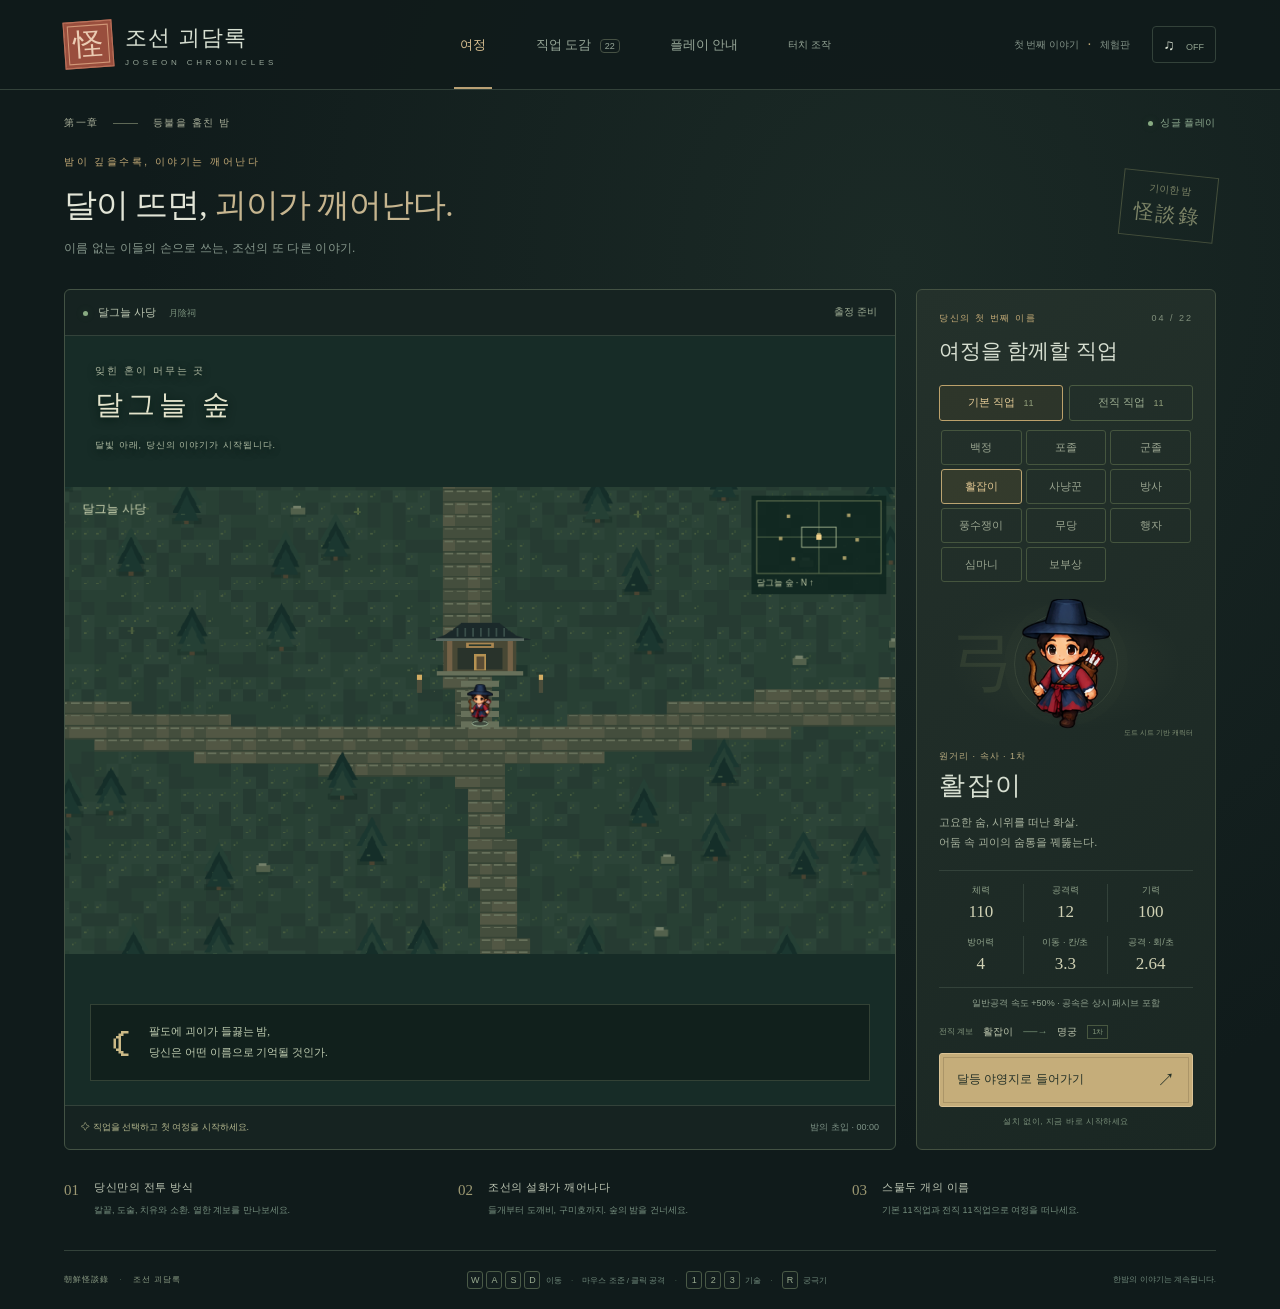
<file: index.html>
<!doctype html><html lang="ko"><head><meta charset="UTF-8"><meta name="viewport" content="width=device-width,initial-scale=1,viewport-fit=cover"><meta name="theme-color" content="#111d1d"><title>조선 괴담록 — 달이 뜨면, 괴이가 깨어난다</title>  <script type="module" crossorigin src="./assets/index-_GM-hrn_.js"></script>
  <link rel="stylesheet" crossorigin href="./assets/index-BKFUnhNz.css">
</head><body><div id="app"></div></body></html>
</file>
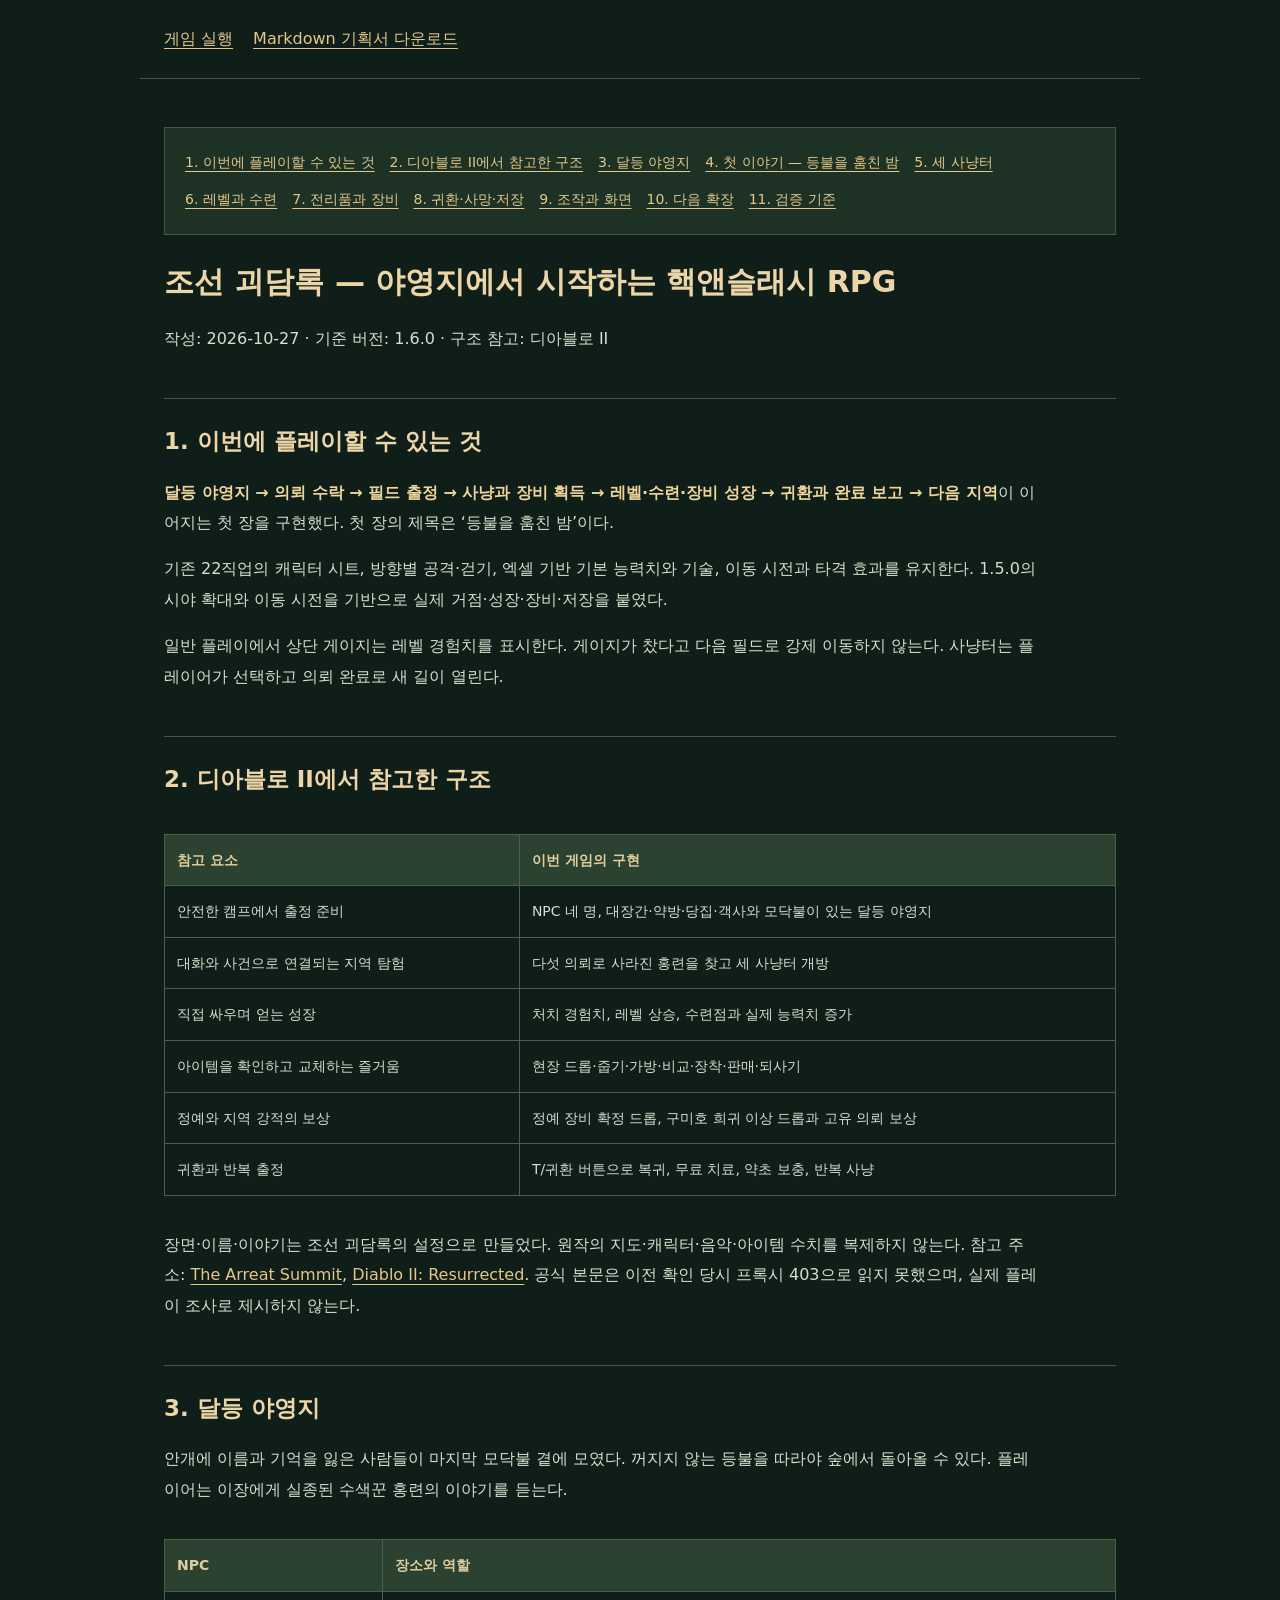
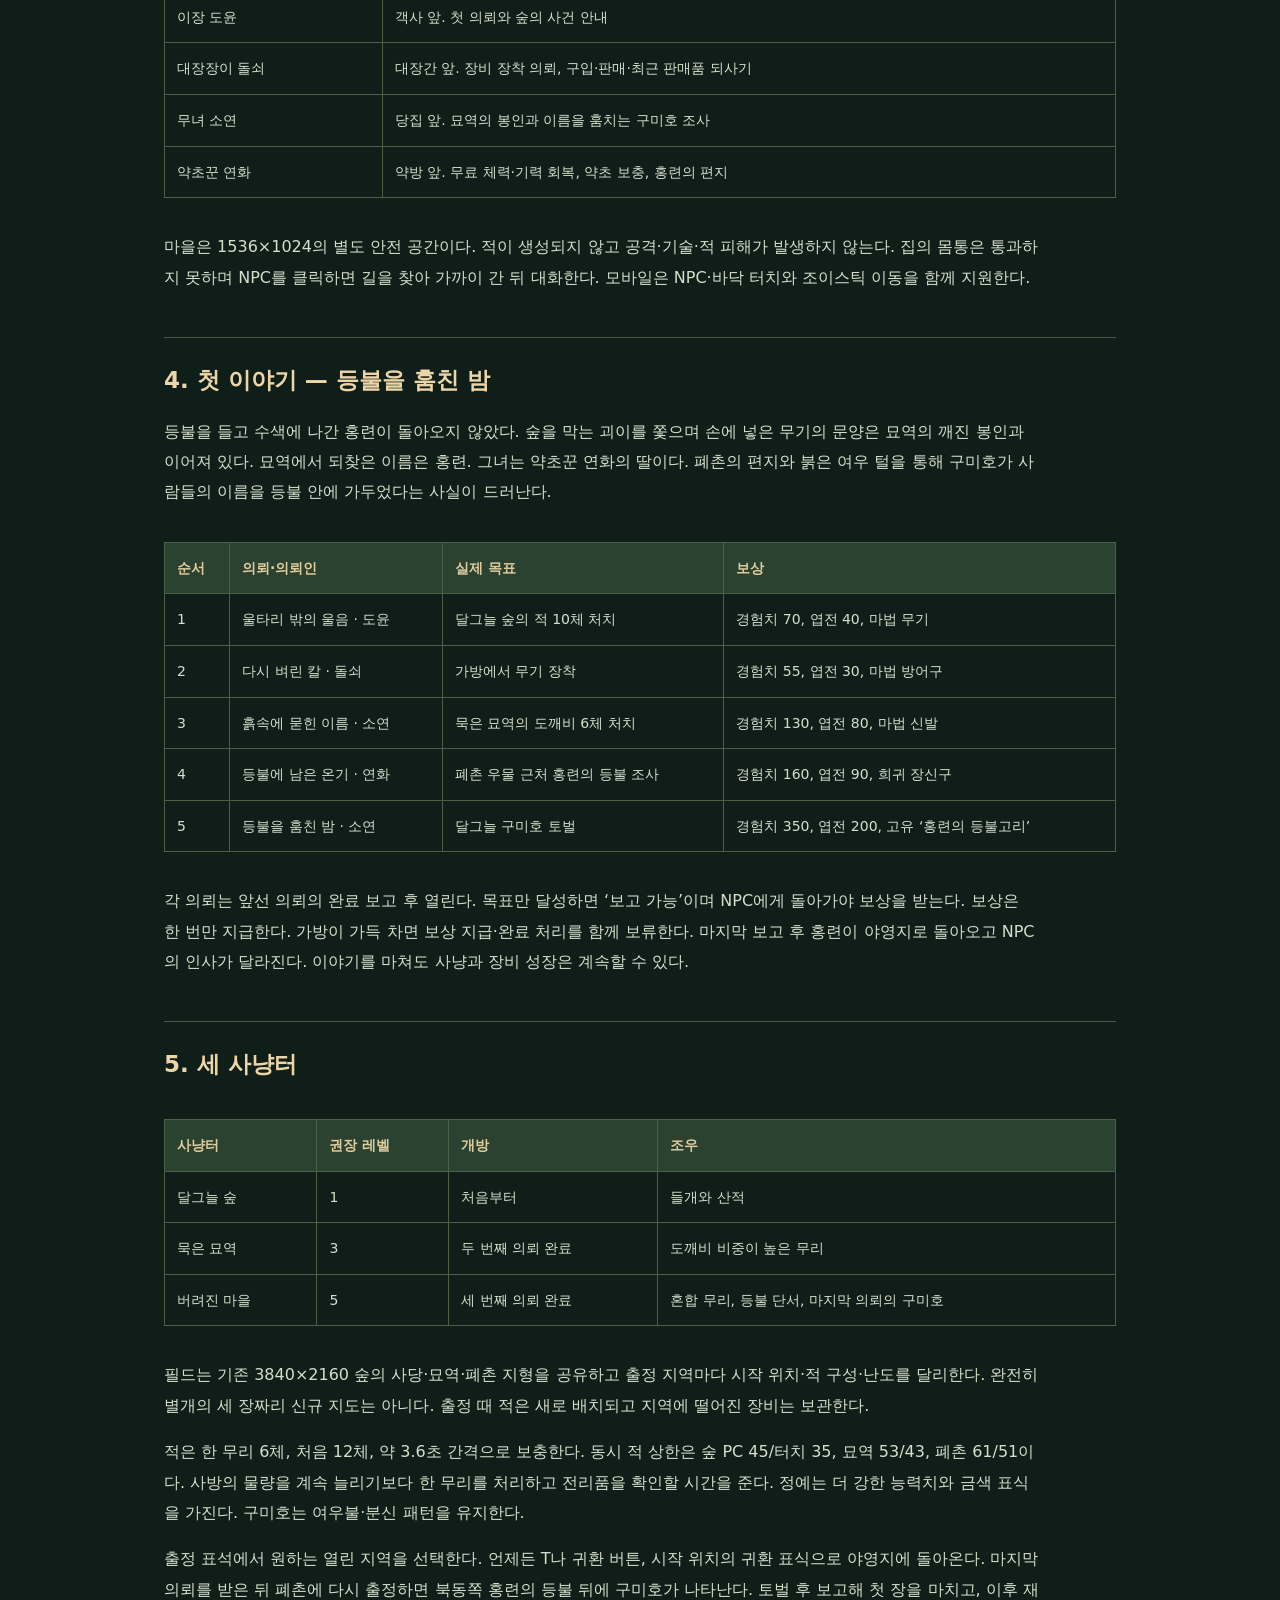
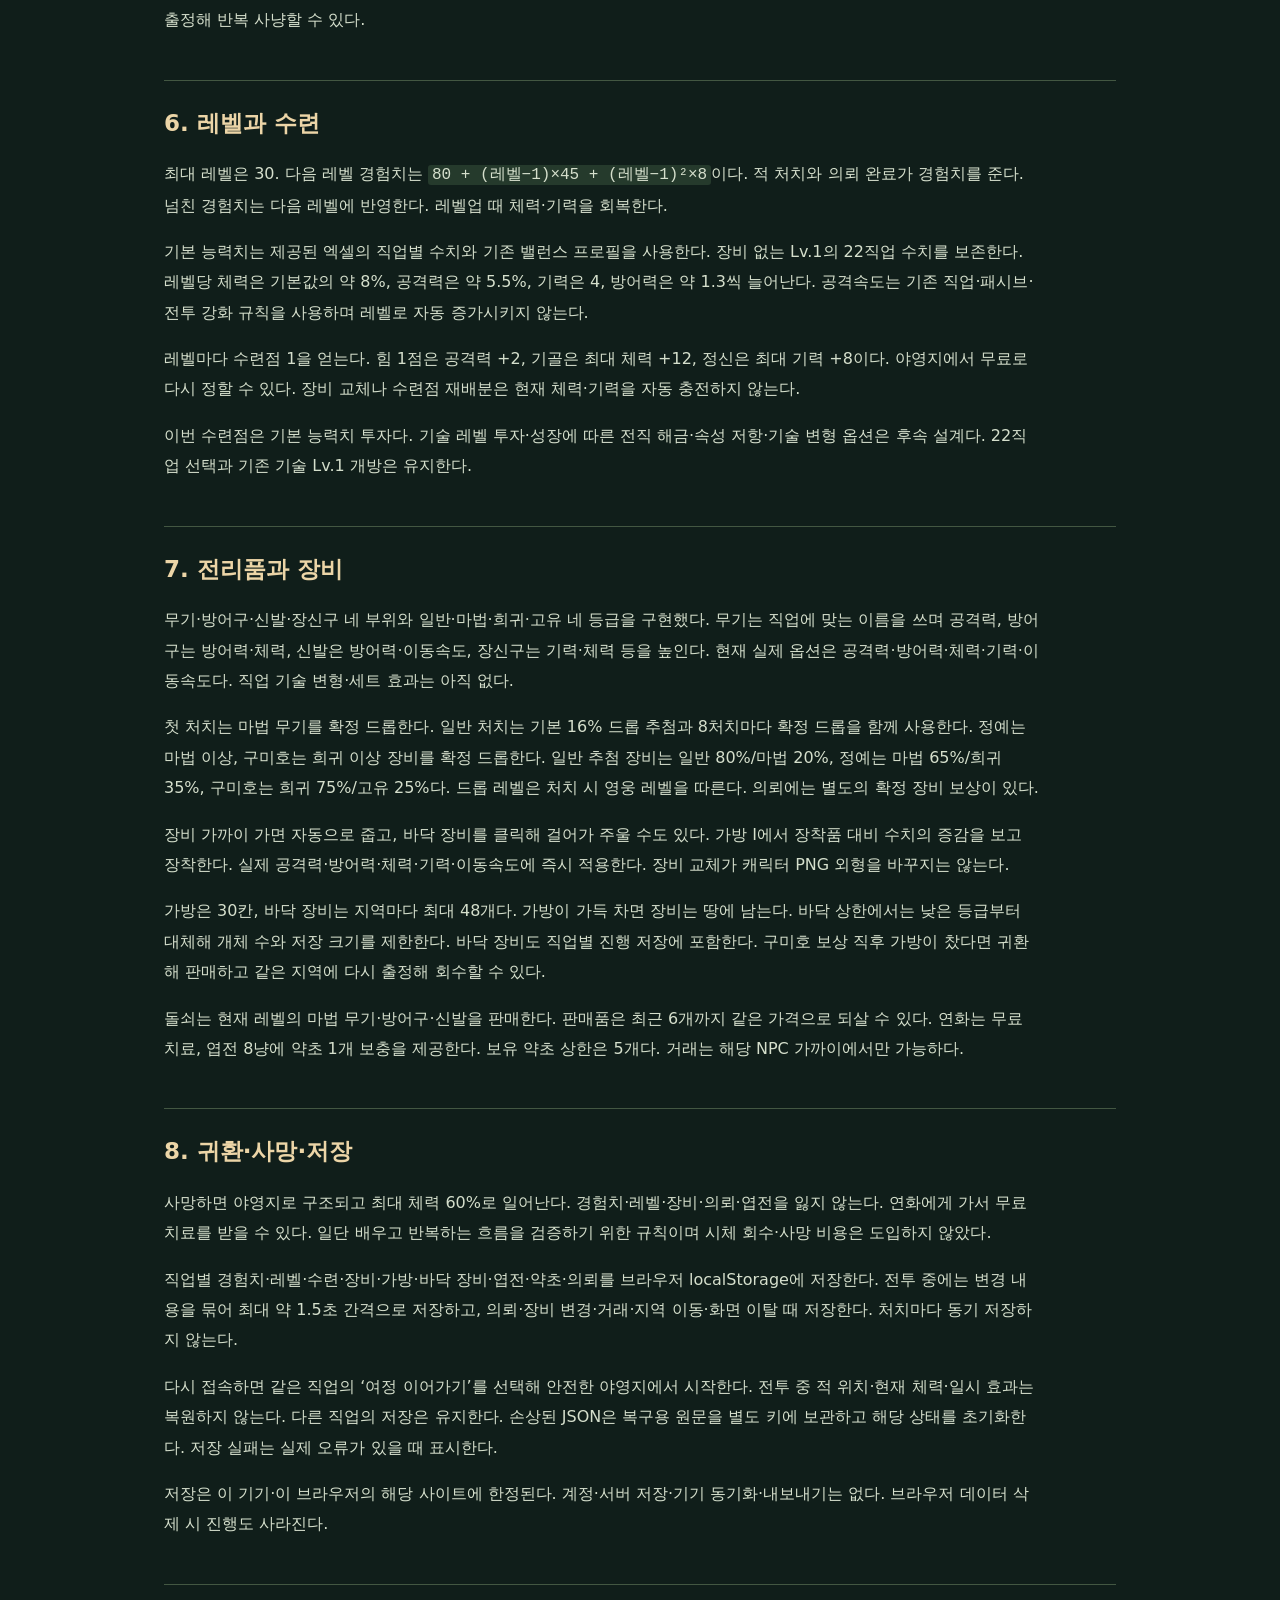
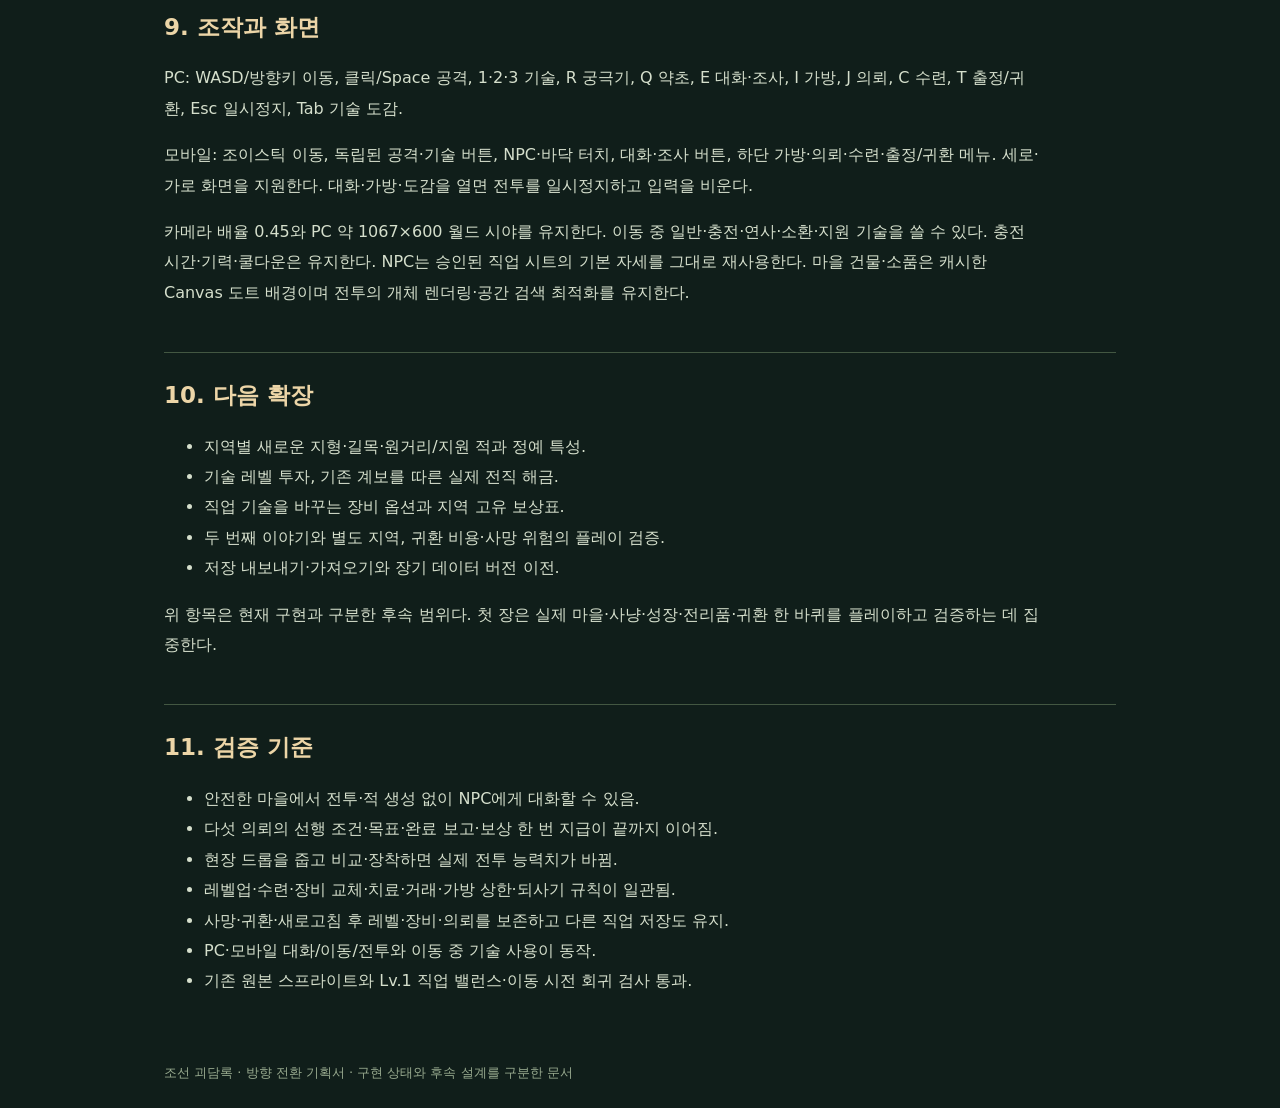
<file: design/hack-and-slash.html>
<!doctype html><html lang="ko"><meta charset="utf-8"><meta name="viewport" content="width=device-width,initial-scale=1"><title>조선 괴담록 — 핵앤슬래시 방향 기획서</title><style>
*{box-sizing:border-box}html{scroll-behavior:smooth}body{margin:0;background:#101e1a;color:#d5dfcc;font:16px/1.9 system-ui,sans-serif}header,main,footer{max-width:1000px;margin:auto;padding:24px}header{border-bottom:1px solid #435742;display:flex;gap:20px;flex-wrap:wrap}a{color:#e3c78a;text-underline-offset:4px}h1,h2,h3{line-height:1.5;color:#ecd5a7}h1{font-size:30px}h2{font-size:23px;border-top:1px solid #435742;margin-top:44px;padding-top:25px;scroll-margin-top:20px}h3{font-size:18px;margin-top:28px}p,li{max-width:86ch}strong{color:#eed59b}code{background:#253a2c;padding:1px 4px;border-radius:3px}.table{overflow:auto}table{width:100%;border-collapse:collapse;margin:18px 0;font-size:14px;min-width:560px}th,td{border:1px solid #4b6047;padding:12px;text-align:left;vertical-align:top}th{background:#2c4230;color:#dfcd9e}nav{background:#1d3225;padding:16px 20px;margin:24px 0;border:1px solid #435742}nav a{display:inline-block;margin:5px 15px 5px 0;font-size:14px}footer{color:#97a98e;font-size:13px}@media(max-width:600px){body{font-size:14px}header,main,footer{padding:18px}h1{font-size:25px}h2{font-size:20px}table{font-size:13px}}
</style><header><a href="../?v=1.6.0">게임 실행</a><a href="hack-and-slash-plan.md" download>Markdown 기획서 다운로드</a></header><main><nav aria-label="기획서 목차"><a href="#section-1">1. 이번에 플레이할 수 있는 것</a><a href="#section-2">2. 디아블로 II에서 참고한 구조</a><a href="#section-3">3. 달등 야영지</a><a href="#section-4">4. 첫 이야기 — 등불을 훔친 밤</a><a href="#section-5">5. 세 사냥터</a><a href="#section-6">6. 레벨과 수련</a><a href="#section-7">7. 전리품과 장비</a><a href="#section-8">8. 귀환·사망·저장</a><a href="#section-9">9. 조작과 화면</a><a href="#section-10">10. 다음 확장</a><a href="#section-11">11. 검증 기준</a></nav><h1 id="section-0">조선 괴담록 — 야영지에서 시작하는 핵앤슬래시 RPG</h1><p>작성: 2026-10-27 · 기준 버전: 1.6.0 · 구조 참고: 디아블로 II</p><h2 id="section-1">1. 이번에 플레이할 수 있는 것</h2><p><strong>달등 야영지 → 의뢰 수락 → 필드 출정 → 사냥과 장비 획득 → 레벨·수련·장비 성장 → 귀환과 완료 보고 → 다음 지역</strong>이 이어지는 첫 장을 구현했다. 첫 장의 제목은 ‘등불을 훔친 밤’이다.</p><p>기존 22직업의 캐릭터 시트, 방향별 공격·걷기, 엑셀 기반 기본 능력치와 기술, 이동 시전과 타격 효과를 유지한다. 1.5.0의 시야 확대와 이동 시전을 기반으로 실제 거점·성장·장비·저장을 붙였다.</p><p>일반 플레이에서 상단 게이지는 레벨 경험치를 표시한다. 게이지가 찼다고 다음 필드로 강제 이동하지 않는다. 사냥터는 플레이어가 선택하고 의뢰 완료로 새 길이 열린다.</p><h2 id="section-2">2. 디아블로 II에서 참고한 구조</h2><div class="table"><table><tr><th>참고 요소</th><th>이번 게임의 구현</th></tr><tr><td>안전한 캠프에서 출정 준비</td><td>NPC 네 명, 대장간·약방·당집·객사와 모닥불이 있는 달등 야영지</td></tr><tr><td>대화와 사건으로 연결되는 지역 탐험</td><td>다섯 의뢰로 사라진 홍련을 찾고 세 사냥터 개방</td></tr><tr><td>직접 싸우며 얻는 성장</td><td>처치 경험치, 레벨 상승, 수련점과 실제 능력치 증가</td></tr><tr><td>아이템을 확인하고 교체하는 즐거움</td><td>현장 드롭·줍기·가방·비교·장착·판매·되사기</td></tr><tr><td>정예와 지역 강적의 보상</td><td>정예 장비 확정 드롭, 구미호 희귀 이상 드롭과 고유 의뢰 보상</td></tr><tr><td>귀환과 반복 출정</td><td>T/귀환 버튼으로 복귀, 무료 치료, 약초 보충, 반복 사냥</td></tr></table></div><p>장면·이름·이야기는 조선 괴담록의 설정으로 만들었다. 원작의 지도·캐릭터·음악·아이템 수치를 복제하지 않는다. 참고 주소: <a href="https://classic.battle.net/diablo2exp/" rel="noreferrer">The Arreat Summit</a>, <a href="https://diablo2.blizzard.com/ko-kr/" rel="noreferrer">Diablo II: Resurrected</a>. 공식 본문은 이전 확인 당시 프록시 403으로 읽지 못했으며, 실제 플레이 조사로 제시하지 않는다.</p><h2 id="section-3">3. 달등 야영지</h2><p>안개에 이름과 기억을 잃은 사람들이 마지막 모닥불 곁에 모였다. 꺼지지 않는 등불을 따라야 숲에서 돌아올 수 있다. 플레이어는 이장에게 실종된 수색꾼 홍련의 이야기를 듣는다.</p><div class="table"><table><tr><th>NPC</th><th>장소와 역할</th></tr><tr><td>이장 도윤</td><td>객사 앞. 첫 의뢰와 숲의 사건 안내</td></tr><tr><td>대장장이 돌쇠</td><td>대장간 앞. 장비 장착 의뢰, 구입·판매·최근 판매품 되사기</td></tr><tr><td>무녀 소연</td><td>당집 앞. 묘역의 봉인과 이름을 훔치는 구미호 조사</td></tr><tr><td>약초꾼 연화</td><td>약방 앞. 무료 체력·기력 회복, 약초 보충, 홍련의 편지</td></tr></table></div><p>마을은 1536×1024의 별도 안전 공간이다. 적이 생성되지 않고 공격·기술·적 피해가 발생하지 않는다. 집의 몸통은 통과하지 못하며 NPC를 클릭하면 길을 찾아 가까이 간 뒤 대화한다. 모바일은 NPC·바닥 터치와 조이스틱 이동을 함께 지원한다.</p><h2 id="section-4">4. 첫 이야기 — 등불을 훔친 밤</h2><p>등불을 들고 수색에 나간 홍련이 돌아오지 않았다. 숲을 막는 괴이를 쫓으며 손에 넣은 무기의 문양은 묘역의 깨진 봉인과 이어져 있다. 묘역에서 되찾은 이름은 홍련. 그녀는 약초꾼 연화의 딸이다. 폐촌의 편지와 붉은 여우 털을 통해 구미호가 사람들의 이름을 등불 안에 가두었다는 사실이 드러난다.</p><div class="table"><table><tr><th>순서</th><th>의뢰·의뢰인</th><th>실제 목표</th><th>보상</th></tr><tr><td>1</td><td>울타리 밖의 울음 · 도윤</td><td>달그늘 숲의 적 10체 처치</td><td>경험치 70, 엽전 40, 마법 무기</td></tr><tr><td>2</td><td>다시 벼린 칼 · 돌쇠</td><td>가방에서 무기 장착</td><td>경험치 55, 엽전 30, 마법 방어구</td></tr><tr><td>3</td><td>흙속에 묻힌 이름 · 소연</td><td>묵은 묘역의 도깨비 6체 처치</td><td>경험치 130, 엽전 80, 마법 신발</td></tr><tr><td>4</td><td>등불에 남은 온기 · 연화</td><td>폐촌 우물 근처 홍련의 등불 조사</td><td>경험치 160, 엽전 90, 희귀 장신구</td></tr><tr><td>5</td><td>등불을 훔친 밤 · 소연</td><td>달그늘 구미호 토벌</td><td>경험치 350, 엽전 200, 고유 ‘홍련의 등불고리’</td></tr></table></div><p>각 의뢰는 앞선 의뢰의 완료 보고 후 열린다. 목표만 달성하면 ‘보고 가능’이며 NPC에게 돌아가야 보상을 받는다. 보상은 한 번만 지급한다. 가방이 가득 차면 보상 지급·완료 처리를 함께 보류한다. 마지막 보고 후 홍련이 야영지로 돌아오고 NPC의 인사가 달라진다. 이야기를 마쳐도 사냥과 장비 성장은 계속할 수 있다.</p><h2 id="section-5">5. 세 사냥터</h2><div class="table"><table><tr><th>사냥터</th><th>권장 레벨</th><th>개방</th><th>조우</th></tr><tr><td>달그늘 숲</td><td>1</td><td>처음부터</td><td>들개와 산적</td></tr><tr><td>묵은 묘역</td><td>3</td><td>두 번째 의뢰 완료</td><td>도깨비 비중이 높은 무리</td></tr><tr><td>버려진 마을</td><td>5</td><td>세 번째 의뢰 완료</td><td>혼합 무리, 등불 단서, 마지막 의뢰의 구미호</td></tr></table></div><p>필드는 기존 3840×2160 숲의 사당·묘역·폐촌 지형을 공유하고 출정 지역마다 시작 위치·적 구성·난도를 달리한다. 완전히 별개의 세 장짜리 신규 지도는 아니다. 출정 때 적은 새로 배치되고 지역에 떨어진 장비는 보관한다.</p><p>적은 한 무리 6체, 처음 12체, 약 3.6초 간격으로 보충한다. 동시 적 상한은 숲 PC 45/터치 35, 묘역 53/43, 폐촌 61/51이다. 사방의 물량을 계속 늘리기보다 한 무리를 처리하고 전리품을 확인할 시간을 준다. 정예는 더 강한 능력치와 금색 표식을 가진다. 구미호는 여우불·분신 패턴을 유지한다.</p><p>출정 표석에서 원하는 열린 지역을 선택한다. 언제든 T나 귀환 버튼, 시작 위치의 귀환 표식으로 야영지에 돌아온다. 마지막 의뢰를 받은 뒤 폐촌에 다시 출정하면 북동쪽 홍련의 등불 뒤에 구미호가 나타난다. 토벌 후 보고해 첫 장을 마치고, 이후 재출정해 반복 사냥할 수 있다.</p><h2 id="section-6">6. 레벨과 수련</h2><p>최대 레벨은 30. 다음 레벨 경험치는 <code>80 + (레벨−1)×45 + (레벨−1)²×8</code>이다. 적 처치와 의뢰 완료가 경험치를 준다. 넘친 경험치는 다음 레벨에 반영한다. 레벨업 때 체력·기력을 회복한다.</p><p>기본 능력치는 제공된 엑셀의 직업별 수치와 기존 밸런스 프로필을 사용한다. 장비 없는 Lv.1의 22직업 수치를 보존한다. 레벨당 체력은 기본값의 약 8%, 공격력은 약 5.5%, 기력은 4, 방어력은 약 1.3씩 늘어난다. 공격속도는 기존 직업·패시브·전투 강화 규칙을 사용하며 레벨로 자동 증가시키지 않는다.</p><p>레벨마다 수련점 1을 얻는다. 힘 1점은 공격력 +2, 기골은 최대 체력 +12, 정신은 최대 기력 +8이다. 야영지에서 무료로 다시 정할 수 있다. 장비 교체나 수련점 재배분은 현재 체력·기력을 자동 충전하지 않는다.</p><p>이번 수련점은 기본 능력치 투자다. 기술 레벨 투자·성장에 따른 전직 해금·속성 저항·기술 변형 옵션은 후속 설계다. 22직업 선택과 기존 기술 Lv.1 개방은 유지한다.</p><h2 id="section-7">7. 전리품과 장비</h2><p>무기·방어구·신발·장신구 네 부위와 일반·마법·희귀·고유 네 등급을 구현했다. 무기는 직업에 맞는 이름을 쓰며 공격력, 방어구는 방어력·체력, 신발은 방어력·이동속도, 장신구는 기력·체력 등을 높인다. 현재 실제 옵션은 공격력·방어력·체력·기력·이동속도다. 직업 기술 변형·세트 효과는 아직 없다.</p><p>첫 처치는 마법 무기를 확정 드롭한다. 일반 처치는 기본 16% 드롭 추첨과 8처치마다 확정 드롭을 함께 사용한다. 정예는 마법 이상, 구미호는 희귀 이상 장비를 확정 드롭한다. 일반 추첨 장비는 일반 80%/마법 20%, 정예는 마법 65%/희귀 35%, 구미호는 희귀 75%/고유 25%다. 드롭 레벨은 처치 시 영웅 레벨을 따른다. 의뢰에는 별도의 확정 장비 보상이 있다.</p><p>장비 가까이 가면 자동으로 줍고, 바닥 장비를 클릭해 걸어가 주울 수도 있다. 가방 I에서 장착품 대비 수치의 증감을 보고 장착한다. 실제 공격력·방어력·체력·기력·이동속도에 즉시 적용한다. 장비 교체가 캐릭터 PNG 외형을 바꾸지는 않는다.</p><p>가방은 30칸, 바닥 장비는 지역마다 최대 48개다. 가방이 가득 차면 장비는 땅에 남는다. 바닥 상한에서는 낮은 등급부터 대체해 개체 수와 저장 크기를 제한한다. 바닥 장비도 직업별 진행 저장에 포함한다. 구미호 보상 직후 가방이 찼다면 귀환해 판매하고 같은 지역에 다시 출정해 회수할 수 있다.</p><p>돌쇠는 현재 레벨의 마법 무기·방어구·신발을 판매한다. 판매품은 최근 6개까지 같은 가격으로 되살 수 있다. 연화는 무료 치료, 엽전 8냥에 약초 1개 보충을 제공한다. 보유 약초 상한은 5개다. 거래는 해당 NPC 가까이에서만 가능하다.</p><h2 id="section-8">8. 귀환·사망·저장</h2><p>사망하면 야영지로 구조되고 최대 체력 60%로 일어난다. 경험치·레벨·장비·의뢰·엽전을 잃지 않는다. 연화에게 가서 무료 치료를 받을 수 있다. 일단 배우고 반복하는 흐름을 검증하기 위한 규칙이며 시체 회수·사망 비용은 도입하지 않았다.</p><p>직업별 경험치·레벨·수련·장비·가방·바닥 장비·엽전·약초·의뢰를 브라우저 localStorage에 저장한다. 전투 중에는 변경 내용을 묶어 최대 약 1.5초 간격으로 저장하고, 의뢰·장비 변경·거래·지역 이동·화면 이탈 때 저장한다. 처치마다 동기 저장하지 않는다.</p><p>다시 접속하면 같은 직업의 ‘여정 이어가기’를 선택해 안전한 야영지에서 시작한다. 전투 중 적 위치·현재 체력·일시 효과는 복원하지 않는다. 다른 직업의 저장은 유지한다. 손상된 JSON은 복구용 원문을 별도 키에 보관하고 해당 상태를 초기화한다. 저장 실패는 실제 오류가 있을 때 표시한다.</p><p>저장은 이 기기·이 브라우저의 해당 사이트에 한정된다. 계정·서버 저장·기기 동기화·내보내기는 없다. 브라우저 데이터 삭제 시 진행도 사라진다.</p><h2 id="section-9">9. 조작과 화면</h2><p>PC: WASD/방향키 이동, 클릭/Space 공격, 1·2·3 기술, R 궁극기, Q 약초, E 대화·조사, I 가방, J 의뢰, C 수련, T 출정/귀환, Esc 일시정지, Tab 기술 도감.</p><p>모바일: 조이스틱 이동, 독립된 공격·기술 버튼, NPC·바닥 터치, 대화·조사 버튼, 하단 가방·의뢰·수련·출정/귀환 메뉴. 세로·가로 화면을 지원한다. 대화·가방·도감을 열면 전투를 일시정지하고 입력을 비운다.</p><p>카메라 배율 0.45와 PC 약 1067×600 월드 시야를 유지한다. 이동 중 일반·충전·연사·소환·지원 기술을 쓸 수 있다. 충전 시간·기력·쿨다운은 유지한다. NPC는 승인된 직업 시트의 기본 자세를 그대로 재사용한다. 마을 건물·소품은 캐시한 Canvas 도트 배경이며 전투의 개체 렌더링·공간 검색 최적화를 유지한다.</p><h2 id="section-10">10. 다음 확장</h2><ul><li>지역별 새로운 지형·길목·원거리/지원 적과 정예 특성.</li><li>기술 레벨 투자, 기존 계보를 따른 실제 전직 해금.</li><li>직업 기술을 바꾸는 장비 옵션과 지역 고유 보상표.</li><li>두 번째 이야기와 별도 지역, 귀환 비용·사망 위험의 플레이 검증.</li><li>저장 내보내기·가져오기와 장기 데이터 버전 이전.</li></ul><p>위 항목은 현재 구현과 구분한 후속 범위다. 첫 장은 실제 마을·사냥·성장·전리품·귀환 한 바퀴를 플레이하고 검증하는 데 집중한다.</p><h2 id="section-11">11. 검증 기준</h2><ul><li>안전한 마을에서 전투·적 생성 없이 NPC에게 대화할 수 있음.</li><li>다섯 의뢰의 선행 조건·목표·완료 보고·보상 한 번 지급이 끝까지 이어짐.</li><li>현장 드롭을 줍고 비교·장착하면 실제 전투 능력치가 바뀜.</li><li>레벨업·수련·장비 교체·치료·거래·가방 상한·되사기 규칙이 일관됨.</li><li>사망·귀환·새로고침 후 레벨·장비·의뢰를 보존하고 다른 직업 저장도 유지.</li><li>PC·모바일 대화/이동/전투와 이동 중 기술 사용이 동작.</li><li>기존 원본 스프라이트와 Lv.1 직업 밸런스·이동 시전 회귀 검사 통과.</li></ul></main><footer>조선 괴담록 · 방향 전환 기획서 · 구현 상태와 후속 설계를 구분한 문서</footer></html>
</file>
<file: assets/index-BKFUnhNz.css>
#adventure-toolbar{padding:12px 16px;background:#14221e;border-top:1px solid #344638;display:flex;align-items:center;justify-content:space-between;gap:10px}.rpg-tools{display:flex;gap:7px}.rpg-tools button,.rpg-button{background:#25382c;border:1px solid #52664a;border-radius:4px;color:#e2d7b7;padding:10px 14px;font:inherit;cursor:pointer}.rpg-tools button:hover,.rpg-button:hover{background:#354a35;border-color:#bdad75}.rpg-tools kbd{font-size:10px;opacity:.5;margin-left:5px}.rpg-tools b{color:#f2cb71;margin-left:5px}#rpg-save{font-size:10px;color:#9baa8c}#rpg-interact{position:absolute;left:50%;bottom:20px;transform:translate(-50%);padding:12px 20px;border:1px solid #a6955d;border-radius:4px;background:#17291eee;color:#ecdcad;z-index:5;font:inherit;white-space:nowrap;cursor:pointer}#rpg-interact[hidden]{display:none}#adventure-dialog{width:min(820px,calc(100vw - 32px));max-height:88dvh;overflow-y:auto;background:#15251e;color:#d8dec9;border:1px solid #736946;border-radius:8px;padding:28px}#adventure-dialog::backdrop{background:#050c0ac4;-webkit-backdrop-filter:blur(3px);backdrop-filter:blur(3px)}#rpg-content{font-size:14px;line-height:1.8}#rpg-content h3{color:#e1ce99;font-size:18px;margin:3px 0 10px}.npc-speech{border-left:2px solid #b89d61;padding:16px 20px;background:#203226;color:#ebdfbd;line-height:1.9}.rpg-story{color:#a8b89d;line-height:1.9;padding:6px 0 16px}.quest-card,.region-card,.training-grid article{padding:19px;margin:14px 0;border:1px solid #40543c;background:#1a2d22;border-radius:5px}.quest-card small,.region-card small{font-size:11px;color:#a6b18d}.quest-card p{margin:10px 0;white-space:pre-line}.quest-card.ready{border-color:#b2995d}.quest-card.claimed{opacity:.65}.quest-card.locked{opacity:.5}.quest-goal{color:#cdb87a}.quest-reward{font-size:12px;color:#94b797;padding-bottom:12px}.service-row{display:flex;flex-wrap:wrap;gap:9px;margin:20px 0 6px}.rpg-note{color:#9bad95;font-size:12px}.rpg-button{font-size:13px;margin:4px 3px 4px 0;min-height:42px}.rpg-button:disabled{opacity:.38;cursor:default}.rpg-section-title{margin:24px 0 12px!important;font-size:15px!important}.hero-stats{display:grid;grid-template-columns:repeat(4,1fr);gap:8px;background:#101f18;padding:14px;border:1px solid #344d36;border-radius:4px}.hero-stats span{font-size:12px;color:#b0bc9f}.hero-stats b{display:block;color:#efdb9d;font-size:21px}.equipment-grid{display:grid;grid-template-columns:1fr 1fr;gap:10px}.item-card{border:1px solid #3c5039;border-left:3px solid var(--item-color);border-radius:4px;margin:9px 0;padding:13px;display:flex;align-items:center;gap:12px;background:#1b2d22;min-width:0}.item-symbol{font-size:25px;color:var(--item-color);background:#101e16;padding:6px 10px;border-radius:5px}.item-card>div:nth-child(2){flex:1;min-width:0}.item-card h4{color:var(--item-color);font-size:15px;margin:1px 0 5px;overflow-wrap:anywhere}.item-card p{margin:3px 0;font-size:12px;color:#c6d0b4}.item-card small{font-size:10px;color:#90a186}.item-actions{flex-shrink:0}.item-difference .positive{color:#a2d59c}.item-difference .negative{color:#e09381}.equipment-grid .item-card{flex-wrap:wrap;margin:0}.equipment-grid .item-symbol{display:none}.empty-slot{border:1px dashed #40533b;padding:20px;color:#b3be9c;display:flex;justify-content:space-between;gap:10px}.empty-slot small{font-size:11px;color:#7f937b}.rpg-empty{border:1px dashed #3e523c;padding:30px;text-align:center;color:#8f9e84}.region-grid{display:grid;grid-template-columns:repeat(3,1fr);gap:12px}.region-card{margin:0;display:flex;flex-direction:column}.region-card p{flex:1}.region-card.locked{opacity:.55}.training-grid{display:grid;grid-template-columns:repeat(3,1fr);gap:12px}.training-grid h3 b{float:right}.training-grid article{padding:16px}.clue-letter{padding:28px;background:#d0bf91;color:#443b2a;border:1px solid #b79f68;line-height:2}.chapter-ending{padding:24px;text-align:center;color:#edcc80;background:#2a3420}#adventure-toolbar.hidden{display:none}.rpg-tools button{white-space:nowrap}@media(max-width:750px){#adventure-toolbar{padding:9px;flex-wrap:wrap;justify-content:center;gap:4px}.rpg-tools{width:100%;gap:5px}.rpg-tools button{flex:1;padding:10px 5px;font-size:12px;min-height:44px}.rpg-tools kbd{display:none}#rpg-save{font-size:9px}#adventure-dialog{padding:18px 15px;width:calc(100vw - 18px);max-height:90dvh}.region-grid,.training-grid{grid-template-columns:1fr}.item-card{padding:10px;gap:8px;flex-wrap:wrap}.item-symbol{font-size:18px;padding:3px 7px}.item-actions{width:100%;text-align:right}.equipment-grid{gap:7px}.equipment-grid .item-card>div:nth-child(2){flex-basis:100%}.hero-stats{padding:10px;gap:5px}.hero-stats span{font-size:10px}.hero-stats b{font-size:19px}#rpg-interact{font-size:12px;padding:10px 14px;bottom:10px}.empty-slot{padding:15px 10px;flex-direction:column}.touch-mode.in-session #adventure-toolbar{padding:6px 9px}.touch-mode.in-session #rpg-save{display:none}.touch-mode.in-session .rpg-tools button{min-height:38px;padding:8px 3px;font-size:11px}}.touch-mode.in-town #touch-attack,.touch-mode.in-town #touch-skills button{opacity:.42}:root{font-family:Noto Sans KR,sans-serif;color:#d7dfd1;background:#101b1b;font-synthesis:none;font-weight:400;--muted:#84958a;--gold:#c7ad78;--line:#33423a;--serif:"Noto Serif KR",Georgia,serif}*{box-sizing:border-box}body{margin:0;background:radial-gradient(ellipse at 70% 20%,#1b2a26 0,transparent 60%),#101b1b}button,a{-webkit-tap-highlight-color:transparent}button{font:inherit;color:inherit;cursor:pointer}button:focus-visible,a:focus-visible,canvas:focus-visible{outline:2px solid #d4bd8d;outline-offset:4px}button{border:0;background:transparent}button:hover{filter:brightness(1.14)}button:disabled{cursor:not-allowed}a{text-decoration:none;color:inherit}.topbar{height:90px;padding:0 5%;border-bottom:1px solid var(--line);display:flex;align-items:center;justify-content:space-between;background:#101a1adb}.brand{display:flex;align-items:center;gap:12px;font-family:var(--serif);font-size:22px;font-weight:700;letter-spacing:1px}.seal{background:#994e3d;border:1px solid #bb725b;box-shadow:inset 0 0 0 3px #994e3d,inset 0 0 0 4px #d29878;color:#ebcbb2;padding:2px 8px;font-size:30px;transform:rotate(-4deg)}.brand small{display:block;font:8px sans-serif;letter-spacing:3.8px;margin-top:5px;color:#96a597}.topbar nav{display:flex;gap:38px;height:100%;align-items:center}.nav{height:100%;font-size:13px;color:#97a798;position:relative}.nav.active{color:#d8bf90}.nav.active:after{content:"";height:2px;background:#b9a175;position:absolute;bottom:0;left:0;right:0}.nav span{font-size:9px;border:1px solid #465144;border-radius:4px;padding:1px 4px;margin-left:5px}.header-right{display:flex;align-items:center;gap:22px}.version{font-size:10px;color:#85958a}.version b{margin:0 6px;color:#baa473}.icon-button{border:1px solid var(--line);border-radius:4px;padding:9px 11px;font-size:15px}.icon-button span{font-size:9px;margin-left:7px;color:#91a28f}main{max-width:1440px;padding:26px 5% 0;margin:auto}.chapter-line{display:flex;justify-content:space-between;align-items:center;color:#aab09a;font-size:10px;letter-spacing:1.6px}.chapter-line i{display:inline-block;width:25px;height:1px;background:#5e6856;vertical-align:middle;margin:0 10px}.status-dot{letter-spacing:.5px;font-size:10px;color:#8eaa90}.status-dot:before,.live-dot{content:"";display:inline-block;background:#88ab82;width:5px;height:5px;border-radius:50%;margin-right:7px;box-shadow:0 0 8px #77b97730}.heading{display:flex;align-items:center;justify-content:space-between;padding:25px 0 32px}.eyebrow{font-size:10px;letter-spacing:2.5px;color:var(--gold);font-weight:500;margin:0 0 10px}h1{font:500 clamp(24px,2.6vw,37px)/1.55 var(--serif);letter-spacing:-1px;margin:0 0 9px;color:#e2e5d7}h1 em{font-style:normal;color:#c6b58f}.heading p:not(.eyebrow){font-size:12px;color:var(--muted);margin:0;letter-spacing:.2px}.heading-stamp{font-family:var(--serif);border:1px solid #596247;color:#a6ab83;text-align:center;padding:8px 12px;transform:rotate(6deg);font-size:10px;line-height:1.6;opacity:.7}.heading-stamp b{font-size:20px;letter-spacing:3px}.game-layout{display:grid;grid-template-columns:minmax(0,1fr) 300px;gap:20px;align-items:stretch}.stage-wrap{border:1px solid #435244;background:#162321;border-radius:6px;overflow:hidden;display:flex;flex-direction:column}.stage-top{padding:15px 18px;border-bottom:1px solid var(--line);display:flex;justify-content:space-between;font-size:11px;color:#bec8b3}.stage-top small{margin-left:10px;font-size:9px;color:#788f7b}.stage-top>span:last-child{font-size:10px;color:#9eac94}.canvas-wrap{position:relative;flex:1;background:#172c27;display:flex;align-items:center;overflow:hidden;min-height:360px}canvas{display:block;width:100%;image-rendering:auto;aspect-ratio:16/9;cursor:crosshair;touch-action:none}.map-label{position:absolute;left:30px;top:28px;pointer-events:none;text-shadow:0 2px 8px #001710}.map-label span{display:block;color:#aeb8a0;font-size:10px;letter-spacing:2px}.map-label b{display:block;font:500 28px var(--serif);margin:8px 0 10px;color:#e3e3cb;letter-spacing:4px}.map-label i{font-style:normal;font-size:9px;color:#b0bda4;letter-spacing:1px}.intro-banner{position:absolute;bottom:24px;left:25px;right:25px;padding:15px 20px;background:#111e1bce;border:1px solid #68765b66;display:flex;align-items:center;gap:18px;pointer-events:none}.intro-banner p{font:11px/1.9 var(--serif);color:#bfccb1;margin:0}.moon-symbol{font-size:40px;color:#cbb986}.stage-bottom{padding:15px 16px;display:flex;align-items:center;justify-content:space-between;font-size:9px;color:#95a58c;border-top:1px solid var(--line);gap:8px}.stage-bottom>span:first-child{color:#b6b98f}.stage-bottom>span:last-child{white-space:nowrap;color:#7e9387}.selection,.run-panel{background:linear-gradient(145deg,#24312b,#1a2723);border:1px solid #445141;border-radius:6px;padding:22px}.panel-heading{display:flex;align-items:center;justify-content:space-between}.panel-heading .eyebrow{font-size:9px;letter-spacing:1.6px}.panel-heading>span:last-child{font-size:9px;color:#82917d;letter-spacing:2px;margin-bottom:10px}h2{font:500 21px var(--serif);margin:2px 0 20px}.job-tabs{display:flex;border-bottom:1px solid #4b5544;gap:2px}.job-tab{flex:1;font-size:12px;color:#99a48f;padding:10px 0;position:relative}.job-tab.selected{color:#dfc591;background:#bdaa6f0c}.job-tab.selected:after{content:"";position:absolute;bottom:-1px;left:0;right:0;height:2px;background:#bda16d}.portrait{height:142px;position:relative;display:flex;align-items:center;justify-content:center;background:radial-gradient(ellipse,#74815b20,transparent 65%);margin:7px 0 10px}.portrait img{height:135px;width:135px;object-fit:contain;image-rendering:pixelated;z-index:1;filter:drop-shadow(0 8px 6px #07151060)}.portrait-ring{position:absolute;width:104px;height:104px;border:1px solid #7482603a;border-radius:50%;box-shadow:0 0 0 10px #8d8b5f05}.portrait-char{position:absolute;left:13px;top:25px;font:65px var(--serif);color:#60704b3a}.portrait-caption{position:absolute;bottom:-3px;right:0;font-size:7px;color:#819075}.tag{font-size:9px;letter-spacing:1px;color:#b9ac80}.job-info h3{font:600 26px var(--serif);margin:5px 0 9px;letter-spacing:2px}.job-info p{white-space:pre-line;font-size:11px;line-height:1.9;color:#a5b09c;margin:0}.stats{display:flex;justify-content:space-between;border-top:1px solid var(--line);border-bottom:1px solid var(--line);padding:13px 0;margin-top:17px}.stats>div{display:flex;flex-direction:column;gap:5px;text-align:center;flex:1;border-right:1px solid var(--line)}.stats>div:last-child{border:0}.stats span{font-size:9px;color:#8fa28a}.stats b{font:500 17px var(--serif);color:#d1d2b5}.lineage{display:flex;gap:10px;align-items:center;padding:14px 0;font-size:10px}.lineage>span{color:#84977e;font-size:8px}.lineage b{font-weight:400;color:#bcc5ad}.lineage i{font-style:normal;color:#778e75}.lineage small{font-size:7px;border:1px solid #485740;color:#819579;padding:1px 4px}.primary{width:100%;background:#c5ad7a;color:#233027;border:1px solid #dbc396;padding:14px 17px;border-radius:3px;font-weight:700;font-size:12px;display:flex;justify-content:space-between;align-items:center;box-shadow:inset 0 0 0 3px #c5ad7a,inset 0 0 0 4px #ab9568}.primary:hover{background:#d6bd89}.primary span{font-size:18px}.panel-foot{text-align:center;font-size:8px;color:#7c927c;margin:9px 0 0;letter-spacing:.6px}.bottom-info{display:grid;grid-template-columns:repeat(3,1fr);gap:30px;margin:30px 0 32px}.bottom-info>div{display:flex;align-items:flex-start;gap:15px}.info-number{color:#9c9872;font:15px var(--serif);padding-top:2px}.bottom-info h3{font-size:11px;font-weight:500;letter-spacing:.5px;margin:0 0 7px;color:#bcc5b3}.bottom-info p{font-size:9px;color:#758e7e;line-height:1.8;margin:0}footer{display:flex;justify-content:space-between;align-items:center;border-top:1px solid var(--line);padding:20px 0;font-size:8px;color:#6f887a;gap:14px}footer>span:first-child{letter-spacing:1px;color:#8c9d85}footer p{margin:0}footer i{font-style:normal;padding:0 7px;color:#526e5a}kbd{display:inline-block;min-width:16px;text-align:center;font:9px sans-serif;padding:3px;border:1px solid #4a5a47;border-radius:3px;margin-right:3px;color:#9aac90;background:#ffffff04}.hidden{display:none!important}.run-panel{display:flex;flex-direction:column}.run-panel h2{margin-top:10px}.objective{border:1px solid #526145;background:#15261d77;padding:20px 15px;margin:10px 0 22px}.objective>span{font-size:9px;color:#a6a775}.objective h3{font:500 18px var(--serif);margin:12px 0}.objective p{font-size:11px;color:#8fa88f;line-height:1.9}.chapter-dots{display:flex;gap:8px;margin-top:22px}.chapter-dots i{height:3px;flex:1;background:#3b5040}.chapter-dots .done{background:#c3ab77}.run-stats>div{display:flex;justify-content:space-between;margin-bottom:20px;font-size:12px}.run-stats span{color:#94a78e}.run-stats b{font:18px var(--serif);color:#d3bc8c}.potion{display:flex;justify-content:space-between;align-items:center;background:#30402b70;border:1px solid #4e6544;padding:12px;font-size:11px}.potion b{font-weight:500}.potion>span:first-child{color:#b7c98e}.small-note{font-size:9px;line-height:1.8;color:#7f987f}.active-buffs{color:#d1bc84;font-size:10px;min-height:35px;margin-top:20px}.secondary{padding:14px 10px;border:1px solid #495d48;border-radius:3px;display:flex;justify-content:space-between;font-size:10px;margin-top:auto}.secondary span{font-size:8px;color:#889b7d}.hud{display:flex;gap:22px;border:1px solid #45503d;background:#1d2a24;margin-top:15px;padding:17px 20px;border-radius:5px;align-items:center}.vitals{display:flex;align-items:center;gap:16px;min-width:250px}.hud-job{display:flex;align-items:center;gap:8px}.mini-seal{font:24px var(--serif);border:1px solid #8f8958;color:#c9b17a;padding:4px}.hud-job b{font-size:11px;display:block}.hud-job small{display:block;font-size:7px;color:#93a083;margin-top:5px}.bars{flex:1;min-width:120px}.bars label{display:flex;justify-content:space-between;font-size:8px;color:#a2b199;padding:4px 0}.bar{height:5px;background:#0e1a16;border-radius:2px;overflow:hidden}.bar i{display:block;height:100%;width:100%;transition:width .1s}.health i{background:#b47060}.mana i{background:#6e999d}.skillbar{display:flex;flex:1;gap:8px}.skill-slot{position:relative;flex:1;border:1px solid #4d5b44;background:#26352b;min-height:87px;border-radius:3px;padding:7px 3px;overflow:hidden}.skill-slot kbd{position:absolute;left:5px;top:5px;font-size:8px;background:#14251b}.skill-glyph{display:block;color:#c6b17a;font-size:27px;line-height:30px;margin-bottom:7px}.skill-slot b{display:block;font-size:9px;font-weight:500;color:#c2c8b0}.skill-slot small{display:block;font-size:7px;color:#879a7d;margin-top:4px}.skill-slot.no-mana{opacity:.45}.cooldown{display:none;position:absolute;inset:0;background:#101c19cb;place-items:center;font:25px var(--serif);color:#d7c597}.overlay{position:absolute;inset:0;z-index:5;background:#071512b8;-webkit-backdrop-filter:blur(3px);backdrop-filter:blur(3px);display:grid;place-items:center}.modal-card{width:min(320px,85%);text-align:center;background:#1d2c24f2;border:1px solid #847950;padding:26px}.modal-card h2{margin:15px 0;font-size:23px}.modal-card p{font-size:11px;line-height:1.9;color:#a6b39b;margin-bottom:24px}.modal-card .text-button{margin-top:15px}.text-button{font-size:10px;color:#b4b89a;padding:4px 0}.text-button:hover{color:#dcc496}#toast{position:absolute;top:14px;left:50%;transform:translate(-50%,-8px);opacity:0;background:#14231cef;color:#d5c18d;border:1px solid #82764e;padding:10px 18px;z-index:10;font-size:11px;max-width:90%;width:max-content;pointer-events:none;transition:.2s}#toast.visible{opacity:1;transform:translate(-50%)}dialog{border:1px solid #6f7655;border-radius:5px;background:#1b2b24;color:#d1d9c5;width:min(850px,93vw);max-height:85vh;padding:30px;box-shadow:0 30px 100px #0009}dialog::backdrop{background:#06130fc9;-webkit-backdrop-filter:blur(5px);backdrop-filter:blur(5px)}.dialog-top{display:flex;justify-content:space-between;align-items:flex-start;border-bottom:1px solid #42513d;margin-bottom:20px}.dialog-top h2{margin-top:10px;font-size:27px}.book-intro{font-size:12px;color:#9aaf94;line-height:1.9}.filters{display:flex;gap:8px;margin:20px 0;flex-wrap:wrap}.filters button{border:1px solid #465a40;border-radius:3px;padding:8px 13px;font-size:11px;color:#9db191}.filters .selected{color:#dfc895;background:#3d4530;border-color:#8e8055}.tree-grid{display:grid;grid-template-columns:1fr 1fr;gap:12px}.tree-card{border:1px solid #40563e;padding:18px;text-align:left;background:#243329}.tree-card h3{font:500 18px var(--serif);margin:15px 0}.tree-card h3 i{font-style:normal;color:#758d6d;margin:0 16px;font-size:13px}.tree-card p{font-size:10px;color:#8fa484;line-height:1.8}.tree-card small{display:flex;justify-content:space-between;color:#c2b483;font-size:9px;margin-top:20px}.tree-card small span{color:#93a782}.skill-row{display:flex;gap:20px;border-bottom:1px solid #3e513a;padding:20px 0}.skill-symbol{font-size:28px;color:#c2ab74;width:42px}.skill-row h3{font:500 17px var(--serif);margin:7px 0}.skill-row p{font-size:11px;color:#a5b69b;line-height:1.8;margin:8px 0}.skill-row small{font-size:10px;color:#c0b082}.tier-heading{font:21px var(--serif);margin-top:28px;color:#d1ba88}.tier-heading small{font:10px sans-serif;color:#8ea180}.guide-grid{display:grid;grid-template-columns:1fr 1fr;gap:24px}.guide-grid h3,.guide-note h3{font:18px var(--serif);color:#d4bd8e}.guide-grid p,.guide-note p{font-size:12px;color:#9eaf96;line-height:2}.guide-note{margin-top:30px;padding:10px 20px;background:#23372a;border:1px solid #415a3d}.loading{padding:20vh 20px;text-align:center;font:36px/2 var(--serif);color:#c4ad79}.loading small{font:12px sans-serif}@media(min-width:1500px){main{padding-left:40px;padding-right:40px}.canvas-wrap{min-height:450px}}@media(max-width:1050px){.topbar{padding:0 3%;height:78px}.topbar nav{gap:22px}.version{display:none}main{padding:22px 3% 0}.game-layout{grid-template-columns:minmax(0,1fr) 265px;gap:14px}.selection,.run-panel{padding:17px}.canvas-wrap{min-height:310px}.lineage{gap:7px}.vitals{min-width:210px;gap:10px}.hud{gap:15px;padding:13px}.hud-job small{font-size:6px}.bottom-info{gap:18px}.bottom-info p,.stage-bottom{font-size:8px}.stage-bottom>span:last-child{display:none}footer>span:last-child{display:none}}@media(max-width:760px){.brand{font-size:17px}.seal{font-size:23px}.brand small{font-size:6px;letter-spacing:2.7px}.topbar{height:72px;gap:12px}.topbar nav{gap:14px;margin-left:auto}.nav{font-size:11px}.header-right{display:none}main{padding:20px 4% 0}.heading{padding:20px 0 25px}.heading-stamp{display:none}.eyebrow{font-size:8px}.heading p:not(.eyebrow){font-size:10px}.game-layout{grid-template-columns:1fr}.canvas-wrap{min-height:0}.stage-top,.stage-bottom{padding:12px}.map-label{top:18px;left:18px}.map-label b{font-size:24px}.map-label i{display:none}.intro-banner{bottom:14px;left:14px;right:14px;padding:10px 13px}.intro-banner p{font-size:9px}.moon-symbol{font-size:25px}.selection{display:grid;grid-template-columns:135px 1fr;gap:0 20px;padding:20px}.panel-heading,.selection>h2,.job-tabs,.selection>.primary,.panel-foot{grid-column:1/-1}.portrait{grid-row:4/7;height:170px;margin:0;align-self:center}.portrait img{width:145px;height:145px}.portrait-caption{font-size:6px;right:auto;bottom:8px}.job-info{padding-top:18px}.job-info h3{font-size:23px}.stats{margin-top:10px;padding:10px 0}.lineage{font-size:9px}.lineage>span{display:none}.panel-foot{margin-top:12px}.run-panel{display:grid;grid-template-columns:1fr 1fr;gap:12px}.run-panel>.eyebrow,.run-panel>h2{grid-column:1/-1;margin:0}.objective{grid-row:3/6;margin:0;padding:13px}.objective h3{font-size:15px}.objective p{font-size:9px}.run-stats{padding-top:5px}.run-stats>div{font-size:10px;margin-bottom:12px}.small-note{margin:0}.active-buffs{grid-column:1/-1;margin:0;min-height:12px}.secondary{grid-column:1/-1}.hud{flex-direction:column;align-items:stretch}.vitals{min-width:0}.hud-job{min-width:90px}.skillbar{gap:5px}.skill-slot b{font-size:8px}.skill-slot small{font-size:6px}.skill-slot{min-height:82px}.bottom-info{grid-template-columns:1fr;gap:18px;margin:24px 0}.bottom-info p{font-size:9px}.bottom-info h3{margin-bottom:4px}footer{flex-direction:column;align-items:flex-start;gap:10px;font-size:7px}footer kbd{min-width:12px;font-size:7px}footer i{padding:0 3px}.tree-grid,.guide-grid{grid-template-columns:1fr}dialog{padding:20px}.dialog-top .eyebrow{letter-spacing:1px}.skill-row{gap:10px}.modal-card{padding:18px}.modal-card h2{font-size:20px}.modal-card p{font-size:10px;margin-bottom:14px}.modal-card .eyebrow{font-size:8px}}@media(prefers-reduced-motion:reduce){*{transition:none!important}}.sprite-preview{width:135px;height:135px;display:grid;place-items:center;z-index:1}.sprite-crop{position:relative;overflow:hidden;display:block;flex:none}.portrait .sprite-crop img{position:absolute;max-width:none;object-fit:fill;image-rendering:auto;filter:none}.roster-switch{display:flex;gap:6px;margin-bottom:8px}.roster-switch button{flex:1;min-height:36px;border:1px solid #4b5b42;border-radius:3px;color:#9cad91;font-size:11px}.roster-switch button.selected{border-color:#bca16b;background:#5a513034;color:#e2c995}.roster-switch small{margin-left:5px;color:#94a17c;font-size:9px}.job-tabs{display:grid;grid-template-columns:repeat(3,minmax(0,1fr));gap:4px;border:0;max-height:184px;overflow-y:auto;padding:1px 2px 4px}.job-tab{min-height:35px;padding:8px 3px;border:1px solid #45553e;border-radius:3px;font-size:11px}.job-tab.selected{border-color:#bba471;background:#71633938}.job-tab.selected:after{display:none}.job-tab:focus-visible,.roster-switch button:focus-visible{outline:2px solid #e0c38d;outline-offset:2px}@media(max-width:760px){.job-chooser{grid-column:1/-1}.job-tabs{grid-template-columns:repeat(4,minmax(0,1fr));max-height:none}.job-tab{min-height:42px}.roster-switch button{min-height:44px}}.stats{display:grid;grid-template-columns:repeat(3,minmax(0,1fr));row-gap:14px}.stats>div:nth-child(3n){border-right:0}.stat-note{font-size:9px;line-height:1.6;color:#91a28f;text-align:center;margin:8px 0 0}@media(max-width:760px){.selection .portrait{grid-column:1;grid-row:4}.selection .job-info{grid-column:2;grid-row:4;align-self:center;padding-top:0}.selection .stats{grid-column:1/-1;grid-row:5}.selection .stat-note{grid-column:1/-1;grid-row:6}.selection .lineage{grid-column:1/-1;grid-row:7;justify-content:center}}.horde-progress{flex:none;padding:10px 16px 8px;background:#172a22;border-bottom:1px solid #536444}.horde-progress-label{display:flex;justify-content:space-between;align-items:center;gap:8px;font-size:10px;color:#9eb28f;margin-bottom:6px}.horde-progress-label b{color:#e1d0a0;font-weight:500;letter-spacing:.5px}.horde-progress-label strong{color:#d8cc9d;font-weight:500;margin-left:5px}.stage-gauge{height:8px;background:#091c16;border:1px solid #4d6748;overflow:hidden;border-radius:2px}.stage-gauge i{display:block;width:100%;height:100%;transform:scaleX(0);transform-origin:left;background:linear-gradient(90deg,#588a70,#a7c785,#e5cf88);transition:transform .12s linear}.horde-progress>small{display:block;font-size:8px;line-height:14px;color:#8d9e7e;margin-top:3px}.horde-progress.clearing .stage-gauge{border-color:#d6c18b;box-shadow:0 0 12px #d8b96935}.stage-banner{position:absolute;top:43%;left:50%;transform:translate(-50%,-50%);z-index:4;text-align:center;pointer-events:none;width:min(380px,90%);padding:23px 16px;background:linear-gradient(90deg,#10291a00,#10291af0 15% 85%,#10291a00);border-block:1px solid #c2ac6f77;text-shadow:0 2px 5px #06180d}.stage-banner small{display:block;font-size:10px;color:#b1be9b;letter-spacing:1px}.stage-banner b{display:block;font:600 clamp(19px,3vw,30px) var(--serif);color:#ecd49c;margin:11px 0}.stage-banner span{font-size:12px;color:#cccea7}.touch-mode.in-session .horde-progress{padding:6px 10px 4px}.touch-mode.in-session .horde-progress-label{font-size:9px;margin-bottom:4px}.touch-mode.in-session .horde-progress>small{font-size:7px;line-height:10px;margin-top:2px}.touch-mode.in-session .stage-gauge{height:6px}.touch-mode.in-session .stage-banner{padding:16px 10px}.touch-mode.in-session .stage-banner b{font-size:20px}.touch-mode.in-session .stage-banner span{font-size:10px}#touch-status,#touch-controls{display:none}#touch-toggle{font-size:10px;white-space:nowrap}#touch-toggle[aria-pressed=true]{color:#dac292}.touch-mode button{touch-action:manipulation}.touch-mode .job-tab,.touch-mode .filters button,.touch-mode #close-book{min-height:44px}.touch-mode.in-session,.touch-mode.in-session body{overflow:hidden;overscroll-behavior:none;height:100%;user-select:none;-webkit-user-select:none}.touch-mode.in-session .topbar{display:none}.touch-mode.in-session main{position:fixed;inset:0;margin:0;max-width:none;height:100vh;height:100dvh;padding:env(safe-area-inset-top,0px) env(safe-area-inset-right,0px) env(safe-area-inset-bottom,0px) env(safe-area-inset-left,0px);display:flex;flex-direction:column;gap:0;background:#111f1b}.touch-mode.in-session .chapter-line,.touch-mode.in-session .heading,.touch-mode.in-session .bottom-info,.touch-mode.in-session footer,.touch-mode.in-session .hud,.touch-mode.in-session .run-panel{display:none!important}.touch-mode.in-session .game-layout{display:flex;min-height:0;flex:1;gap:0}.touch-mode.in-session .stage-wrap{width:100%;border-radius:0;border-left:0;border-right:0;min-height:0}.touch-mode.in-session .stage-top,.touch-mode.in-session .stage-bottom{display:none}.touch-mode.in-session .canvas-wrap{min-height:0;justify-content:center;flex:1;overflow:hidden}.touch-mode.in-session canvas{width:100%;height:100%;flex:none;max-width:none;aspect-ratio:auto;touch-action:none}.touch-mode.in-session #touch-status{display:flex;align-items:center;gap:8px;flex:none;padding:7px 10px;border-bottom:1px solid #47573b;background:#1a2a22;min-height:78px}.touch-vitals{flex:1;max-width:420px;min-width:100px;margin-right:auto}.touch-vitals>div:first-child{display:flex;justify-content:space-between;gap:8px;align-items:center;margin-bottom:3px}.touch-vitals b{font:600 13px var(--serif);color:#e0c998}.touch-vitals #touch-wave{font-size:9px;color:#a2b697}.touch-vitals label{display:flex;justify-content:space-between;font-size:9px;color:#b4c3a6;line-height:15px}.touch-vitals .bar{height:5px}#touch-status button{min-width:44px;min-height:46px;border:1px solid #506447;border-radius:7px;font-size:10px;background:#293b29;color:#dbcc9e;line-height:1.6;padding:5px}#touch-status #touch-pause{font-size:22px}.touch-mode.in-session #touch-controls{display:grid;grid-template-columns:140px minmax(0,1fr);gap:6px 14px;flex:none;padding:14px 14px 8px;background:linear-gradient(#1b2a22,#14221b);border-top:1px solid #53603f;touch-action:none}.touch-stick-column{display:flex;flex-direction:column;align-items:center;justify-content:center}#touch-stick{width:132px;height:132px;border-radius:50%;border:1px solid #64724d;background:radial-gradient(circle,#7384571a 45%,#263b2b 46%,#172c20 69%,#5b7149 70%,#263b2b 72%);position:relative;touch-action:none;user-select:none;-webkit-user-select:none}.stick-directions{position:absolute;inset:0;display:grid;place-items:center;font-size:100px;font-weight:400;line-height:1;color:#8f9f6b25;pointer-events:none}#touch-thumb{position:absolute;top:calc(50% - 24px);left:calc(50% - 24px);width:48px;height:48px;background:radial-gradient(circle at 35% 25%,#b7b783,#777e4c);border:2px solid #c2bd87;box-shadow:0 4px 12px #07150d90,inset 0 0 0 4px #828956;border-radius:50%;pointer-events:none}.touch-stick-label{font-size:10px;color:#aab794;margin-top:8px;letter-spacing:3px}.touch-actions{min-width:0;max-width:400px;width:100%;justify-self:end}#touch-skills{display:grid;grid-template-columns:1fr 1fr;gap:7px}#touch-skills button{position:relative;min-height:52px;padding:7px 3px;border:1px solid #67744d;border-radius:8px;background:#2e412d;overflow:hidden;touch-action:manipulation}#touch-skills small{display:block;font-size:8px;color:#a4b28a;line-height:14px}#touch-skills b{display:block;font-size:10px;color:#dfd1a7;white-space:nowrap;font-weight:500}#touch-skills button:last-child{border-color:#ac8c55;background:#463f29}.touch-cd{position:absolute;inset:0;background:#0d1d16cf;display:grid;place-items:center;font:22px var(--serif);color:#d9c28c;pointer-events:none}.touch-cd[hidden]{display:none}#touch-skills .no-mana{opacity:.45}#touch-skills button:disabled{cursor:default}.touch-bottom{display:flex;gap:8px;margin-top:8px}#touch-heal{flex:1;border:1px solid #7d8d55;background:#33472a;border-radius:9px;min-height:57px;color:#c7d39c;font-size:19px;padding:4px}#touch-heal span{display:block;font-size:10px}#touch-heal:disabled{opacity:.4}#touch-attack{flex:1.5;border:1px solid #d7bd80;border-radius:12px;background:linear-gradient(#bda674,#7b7544);color:#122619;min-height:57px;touch-action:none;user-select:none;-webkit-user-select:none;-webkit-touch-callout:none}#touch-attack b{display:block;font:700 18px var(--serif);line-height:24px}#touch-attack small{font-size:9px}#touch-attack.pressed{background:#e0cb96;box-shadow:0 0 15px #cfb87950;transform:scale(.97)}.touch-help{grid-column:1/-1;text-align:center;color:#93a583;font-size:9px;line-height:15px;margin:3px 0 0}.touch-mode.in-session #toast{font-size:10px;top:8px;padding:8px 10px}.touch-mode.in-session .modal-card{max-height:100%;overflow:auto}.touch-mode.in-session .modal-card .primary,.touch-mode.in-session .modal-card .text-button{min-height:44px}.touch-mode dialog{user-select:text;-webkit-user-select:text}@media(max-width:390px){.touch-mode .topbar nav{gap:8px}.touch-mode .brand{font-size:15px}.touch-mode .nav{font-size:10px}.touch-mode .brand small{letter-spacing:1px}.touch-mode.in-session #touch-controls{grid-template-columns:124px 1fr;gap:6px 10px;padding:12px 10px 8px}#touch-stick{width:116px;height:116px}}@media(max-height:650px)and (orientation:portrait){.touch-mode.in-session #touch-controls{padding-top:8px}#touch-skills button{min-height:44px}#touch-attack,#touch-heal{min-height:49px}.touch-help{font-size:8px}.touch-mode.in-session #touch-status{min-height:68px;padding:4px 8px}}@media(orientation:landscape){.touch-mode.in-session #touch-status{min-height:64px;padding:4px 10px}.touch-mode.in-session .game-layout{margin-left:140px;margin-right:194px}.touch-mode.in-session #touch-controls{position:absolute;inset:64px 0 0;display:block;pointer-events:none;background:none;border:0;padding:0}.touch-mode.in-session .touch-stick-column{position:absolute;left:calc(7px + env(safe-area-inset-left,0px));top:50%;transform:translateY(-50%);width:126px;pointer-events:auto}.touch-mode.in-session #touch-stick{width:116px;height:116px}.touch-mode.in-session .touch-actions{position:absolute;right:calc(8px + env(safe-area-inset-right,0px));top:50%;transform:translateY(-50%);width:176px;pointer-events:auto}.touch-mode.in-session .touch-help{display:none}.touch-mode.in-session #touch-skills button{min-height:47px}.touch-mode.in-session #touch-attack,.touch-mode.in-session #touch-heal{min-height:52px}.touch-mode.in-session .overlay{position:fixed;inset:0;z-index:15}.touch-mode.in-session .modal-card{width:350px;max-height:94dvh}.touch-mode.in-session .modal-card h2{margin:8px 0}.touch-mode.in-session .modal-card p{margin:8px 0 15px}}#touch-status #touch-sound{min-width:32px;width:32px;padding:2px;font-size:19px;color:#839679}#touch-status #touch-sound.enabled{color:#edce8f;border-color:#c8ac72;background:#465136}.touch-mode.in-session .canvas-wrap{align-items:stretch}
</file>
